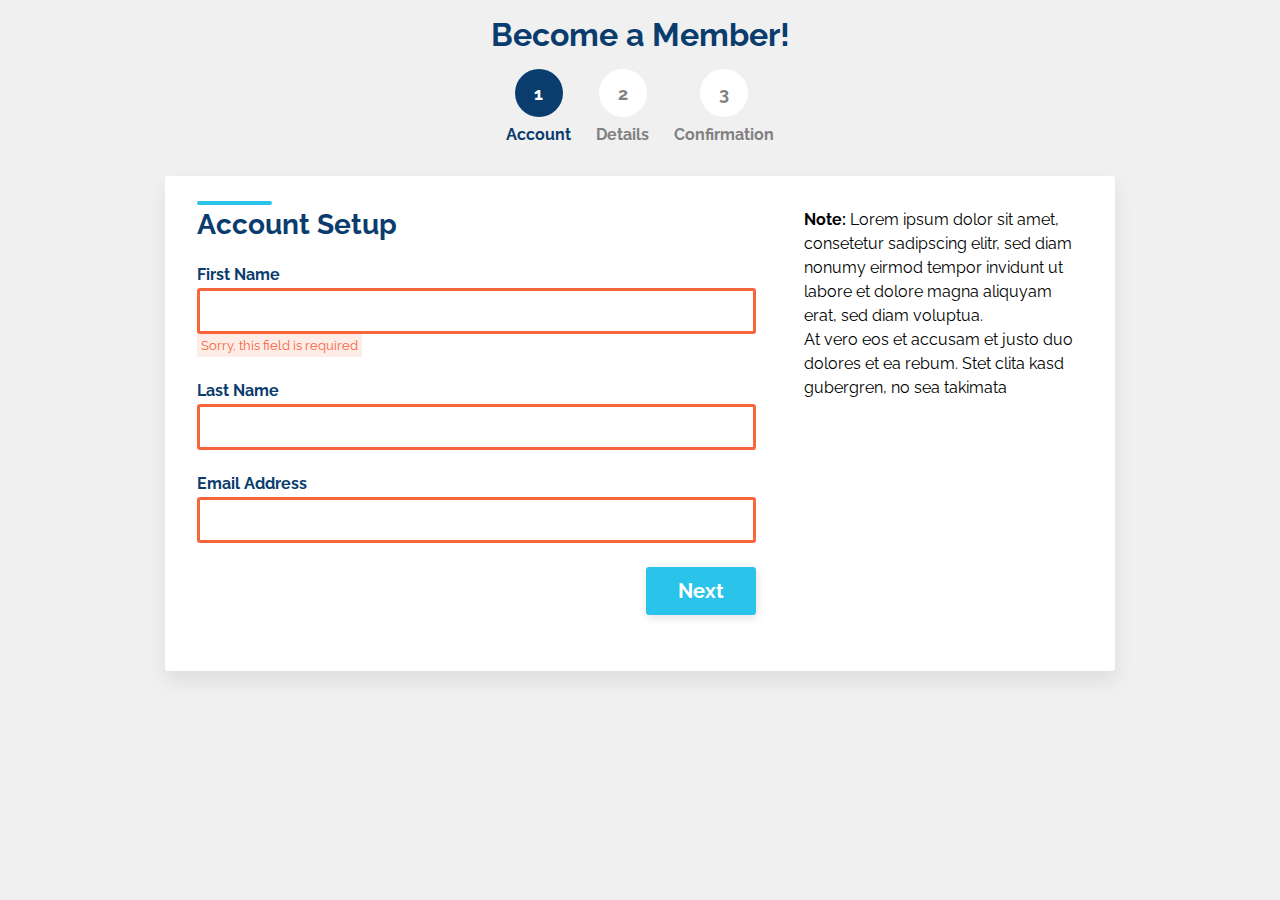
<file: index.html>
<!DOCTYPE html>
<html lang="en">
<head>
  <meta charset="UTF-8">
  <meta http-equiv="X-UA-Compatible" content="IE=edge">
  <meta name="viewport" content="width=device-width, initial-scale=1.0">
  <title>Membership Sign Up</title>
  <link rel="stylesheet" href="styles.css">
</head>
<body>
  <div class="container">
    <h1>Become a Member!</h1>

    <ul class="progress">
      <li class="current">
        <a href="index.html">
          <div class="circle">1</div>
          <span>Account</span>
        </a>
      </li>
      <li>
        <a href="step2.html">
          <div class="circle">2</div>
          <span>Details</span>
        </a>
      </li>
      <li>
        <a href="index.html">
          <div class="circle">3</div>
          <span>Confirmation</span>
        </a>
      </li>
    </ul>

    <main>
      <div class="left-col">
        <h2>Account Setup</h2>

        <label for="fname">First Name</label>
        <input type="text" id="fname" class="error-field" />
        <p class="error">Sorry, this field is required</p>
        
        <label for="lname">Last Name</label>
        <input type="text" id="lname" class="error-field" />
        
        <label for="email">Email Address</label>
        <input type="text" id="email" class="error-field" />

        <a href="step2.html" class="cta">Next</a>
      </div>
      <div class="right-col">
        <p><strong>Note:</strong> Lorem ipsum dolor sit amet, consetetur sadipscing elitr, sed diam nonumy eirmod tempor invidunt ut labore et dolore magna aliquyam erat, sed diam voluptua.</p>
        
        <p>At vero eos et accusam et justo duo dolores et ea rebum. Stet clita kasd gubergren, no sea takimata</p>
      </div>
    </main>
  </div>
</body>
</html>
</file>
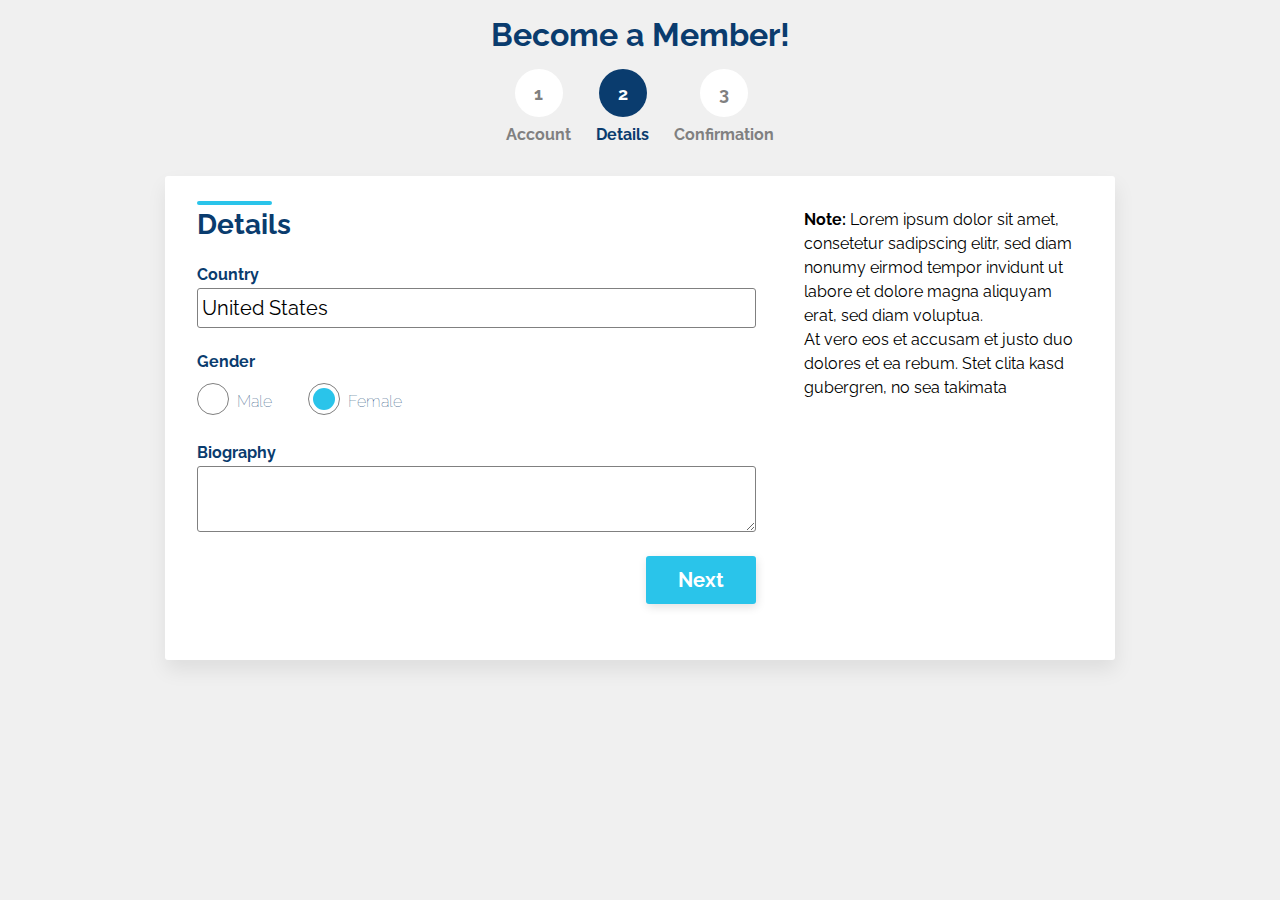
<file: step2.html>
<!DOCTYPE html>
<html lang="en">
<head>
  <meta charset="UTF-8">
  <meta http-equiv="X-UA-Compatible" content="IE=edge">
  <meta name="viewport" content="width=device-width, initial-scale=1.0">
  <title>Membership - Details</title>
  <link rel="stylesheet" href="styles.css">
</head>
<body>
  <div class="container">
    <h1>Become a Member!</h1>

    <ul class="progress">
      <li>
        <a href="index.html">
          <div class="circle">1</div>
          <span>Account</span>
        </a>
      </li>
      <li class="current">
        <a href="step2.html">
          <div class="circle">2</div>
          <span>Details</span>
        </a>
      </li>
      <li>
        <a href="step3.html">
          <div class="circle">3</div>
          <span>Confirmation</span>
        </a>
      </li>
    </ul>

    <main>
      <div class="left-col">
        <h2>Details</h2>

        <label for="loc">Country</label>
        <select id="loc">
            <option value="US">United States</option>
            <option value="CA">Canada</option>
            <option value="ME">Mexico</option>
            <option value="EU">European Union</option>
        </select>
        
        <label>Gender</label>
        
        <input type="radio" id="male" name="gender" checked>
        <label for="male" class="left-label">Male</label>
        
        <input type="radio" id="female" name="gender" checked>
        <label for="female" class="left-label">Female</label>
        
        <label for="bio" class="mt-extra">Biography</label>
        <textarea></textarea>

        <a href="step3.html" class="cta">Next</a>
      </div>
      <div class="right-col">
        <p><strong>Note:</strong> Lorem ipsum dolor sit amet, consetetur sadipscing elitr, sed diam nonumy eirmod tempor invidunt ut labore et dolore magna aliquyam erat, sed diam voluptua.</p>
        
        <p>At vero eos et accusam et justo duo dolores et ea rebum. Stet clita kasd gubergren, no sea takimata</p>
      </div>
    </main>
  </div>
</body>
</html>
</file>
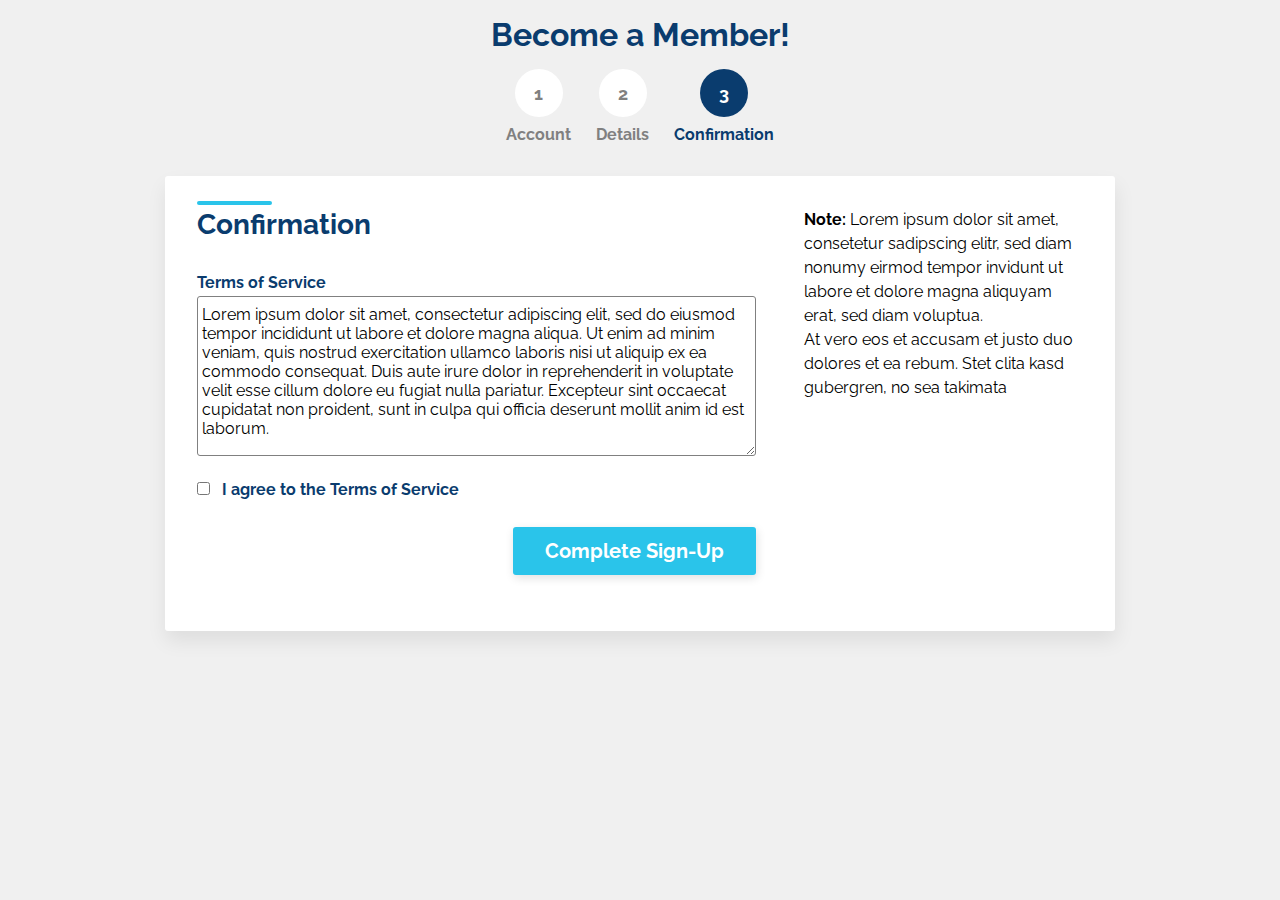
<file: step3.html>
<!DOCTYPE html>
<html lang="en">
<head>
  <meta charset="UTF-8">
  <meta http-equiv="X-UA-Compatible" content="IE=edge">
  <meta name="viewport" content="width=device-width, initial-scale=1.0">
  <title>Membership - Confirmation</title>
  <link rel="stylesheet" href="styles.css">
</head>
<body>
  <div class="container">
    <h1>Become a Member!</h1>

    <ul class="progress">
      <li>
        <a href="index.html">
          <div class="circle">1</div>
          <span>Account</span>
        </a>
      </li>
      <li>
        <a href="step2.html">
          <div class="circle">2</div>
          <span>Details</span>
        </a>
      </li>
      <li class="current">
        <a href="step3.html">
          <div class="circle">3</div>
          <span>Confirmation</span>
        </a>
      </li>
    </ul>

    <main>
      <div class="left-col">
        <h2>Confirmation</h2>

        <label for="tos" class="mt-extra">Terms of Service</label>
        <textarea class="extra-height">Lorem ipsum dolor sit amet, consectetur adipiscing elit, sed do eiusmod tempor incididunt ut labore et dolore magna aliqua. Ut enim ad minim veniam, quis nostrud exercitation ullamco laboris nisi ut aliquip ex ea commodo consequat. Duis aute irure dolor in reprehenderit in voluptate velit esse cillum dolore eu fugiat nulla pariatur. Excepteur sint occaecat cupidatat non proident, sunt in culpa qui officia deserunt mollit anim id est laborum.</textarea>

        <input type="checkbox" name="cb" id="cb" />
        <label for="cb" id="checkbox">
          I agree to the Terms of Service
        </label>

        <a href="step3.html" class="cta">Complete Sign-Up</a>
      </div>
      <div class="right-col">
        <p><strong>Note:</strong> Lorem ipsum dolor sit amet, consetetur sadipscing elitr, sed diam nonumy eirmod tempor invidunt ut labore et dolore magna aliquyam erat, sed diam voluptua.</p>
        
        <p>At vero eos et accusam et justo duo dolores et ea rebum. Stet clita kasd gubergren, no sea takimata</p>
      </div>
    </main>
  </div>
</body>
</html>
</file>
<file: styles.css>
@import url("https://fonts.googleapis.com/css2?family=Raleway:wght@400;700&display=swap");

:root {
  /* --white: #fff; */
  --white: #fff;
  /* --dark: #1a004e; */
  --dark: #0a3c6e;
  /* --secondary: #8040ff; */
  --secondary: #2ac4ea;
  /* --grey: #797979; */
  --grey: gray;
  --gray: var(--grey);
  --bg: #f0f0f0;
  --error: #f6653c;
}

* {
  margin: 0;
  padding: 0;
  -webkit-box-sizing: border-box;
  box-sizing: border-box;
}

body {
  font-family: "Raleway", sans-serif;
  background: var(--bg);
  color: var(--dark);
}

.container {
  padding: 1rem;
  text-align: center;
}

/* PROGRESS BAR */
.progress {
  width: 300px;
  list-style: none;
  display: -webkit-box;
  display: -ms-flexbox;
  display: flex;
  -webkit-box-pack: justify;
  -ms-flex-pack: justify;
  justify-content: space-between;
  -webkit-box-align: center;
  -ms-flex-align: center;
  align-items: center;
  padding: 0 1rem;
  margin: 1rem auto;
}

.progress a {
  text-decoration: none;
  font-weight: bold;
  color: var(--grey);
}

.circle {
  background: var(--white);
  display: -ms-grid;
  display: grid;
  place-items: center;
  font-size: 1.1rem;
  width: 3rem;
  height: 3rem;
  margin: 0 auto 0.5rem;
  border-radius: 50%;
}

.current .circle {
  background: var(--dark);
  color: var(--white);
}

.current span {
  color: var(--dark);
}

/* FORM */
main {
  background: white;
  padding: 1.5rem 1rem;
  text-align: left;
  margin: 2rem 0;
}

h2 {
  font-size: 1.35rem;
  position: relative;
  margin-bottom: 1.5rem;
}

h2:before {
  content: "";
  position: absolute;
  height: 4px;
  width: 75px;
  background: var(--secondary);
  left: 0;
  top: -7px;
  border-radius: 1rem;
}

label {
  display: block;
  margin: 1.5rem 0 0.25rem;
  font-weight: bold;
}

input,
textarea,
select {
  display: block;
  width: 100%;
  font-family: inherit;
  font-size: 1.25rem;
  padding: 0.5rem 0.25rem;
  border-radius: 3px;
  border: 1px solid var(--gray);
}

input:focus {
  outline: 3px solid var(--secondary);
}

.error {
  color: var(--error);
  display: inline-block;
  padding: 0.25rem;
  background: #f6653c20;
  font-size: 0.8rem;
}

.error-field {
  border: 3px solid var(--error);
}

.cta {
  text-decoration: none;
  background: var(--secondary);
  color: var(--white);
  font-weight: bold;
  font-size: 1.25rem;
  display: block;
  text-align: center;
  padding: 0.5rem 1.5rem;
  margin: 1.5rem 0;
  border-radius: 3px;
}

.right-col {
  margin-top: 2rem;
  line-height: 1.5em;
  color: black;
}

@media (min-width: 600px) {
  main {
    display: -webkit-box;
    display: -ms-flexbox;
    display: flex;
    -webkit-box-align: start;
    -ms-flex-align: start;
    align-items: flex-start;
    padding: 2rem;
  }

  .left-col {
    -webkit-box-flex: 2;
    -ms-flex: 2;
    flex: 2;
    margin-right: 2rem;
  }

  .right-col {
    -webkit-box-flex: 1;
    -ms-flex: 1;
    flex: 1;
    margin: 0;
  }

  .error {
    margin-right: auto;
  }

  .cta {
    margin-left: auto;
    width: -webkit-max-content;
    width: -moz-max-content;
    width: max-content;
    padding: 0.75rem 2rem;
    -webkit-box-shadow: 1px 3px 10px rgba(0, 0, 0, 0.12);
    box-shadow: 1px 3px 10px rgba(0, 0, 0, 0.12);
    -webkit-transition: all 0.3s ease;
    -o-transition: all 0.3s ease;
    transition: all 0.3s ease;
  }

  .cta:hover {
    -webkit-box-shadow: none;
    box-shadow: none;
    background: #27b3d6;
  }
}

@media (min-width: 1000px) {
  main {
    max-width: 950px;
    margin: 2rem auto;
    border-radius: 3px;
    -webkit-box-shadow: 1px 10px 20px rgba(0, 0, 0, 0.08);
    box-shadow: 1px 10px 20px rgba(0, 0, 0, 0.08);
  }

  .left-col {
    margin-right: 3rem;
  }

  h2 {
    font-size: 1.75rem;
  }
}

/* PAGE 2 */
select {
  appearance: none;
  -webkit-appearance: none;
  -moz-appearance: none;
  -ms-appearance: none;
  background: url("http://www.free-icons-download.net/images/small-down-arrow-icon-15593.png");
  background-repeat: no-repeat;
  background-size: 16px 17px;
  background-position: right;
  background-origin: content-box;
}

.left-label {
  display: unset;
  font-weight: lighter;
  margin-left: 0.25rem;
  margin-right: 2rem;
}

input[type="radio"] {
  appearance: none;
  -webkit-appearance: none;
  -moz-appearance: none;
  display: inline-block;
  position: relative;
  border: 1px solid var(--grey);
  top: 0.5rem;
  height: 2rem;
  width: 2rem;
  border-radius: 50%;
  cursor: pointer;
  outline: none;
}

input[type="radio"]:checked::before {
  content: "";
  position: absolute;
  top: 0.25rem;
  left: 0.25rem;
  background: var(--secondary);
  height: 1.4rem;
  width: 1.4rem;
  border-radius: 50%;
}

.mt-extra {
  margin-top: 2rem;
}

/* PAGE 3 */
.extra-height {
  font-size: 1rem;
  min-height: 10rem;
}

input[type="checkbox"] {
  display: inline-block;
  width: auto;
  margin-right: 0.5rem;
}

#checkbox {
  display: inline-block;
}
</file>
